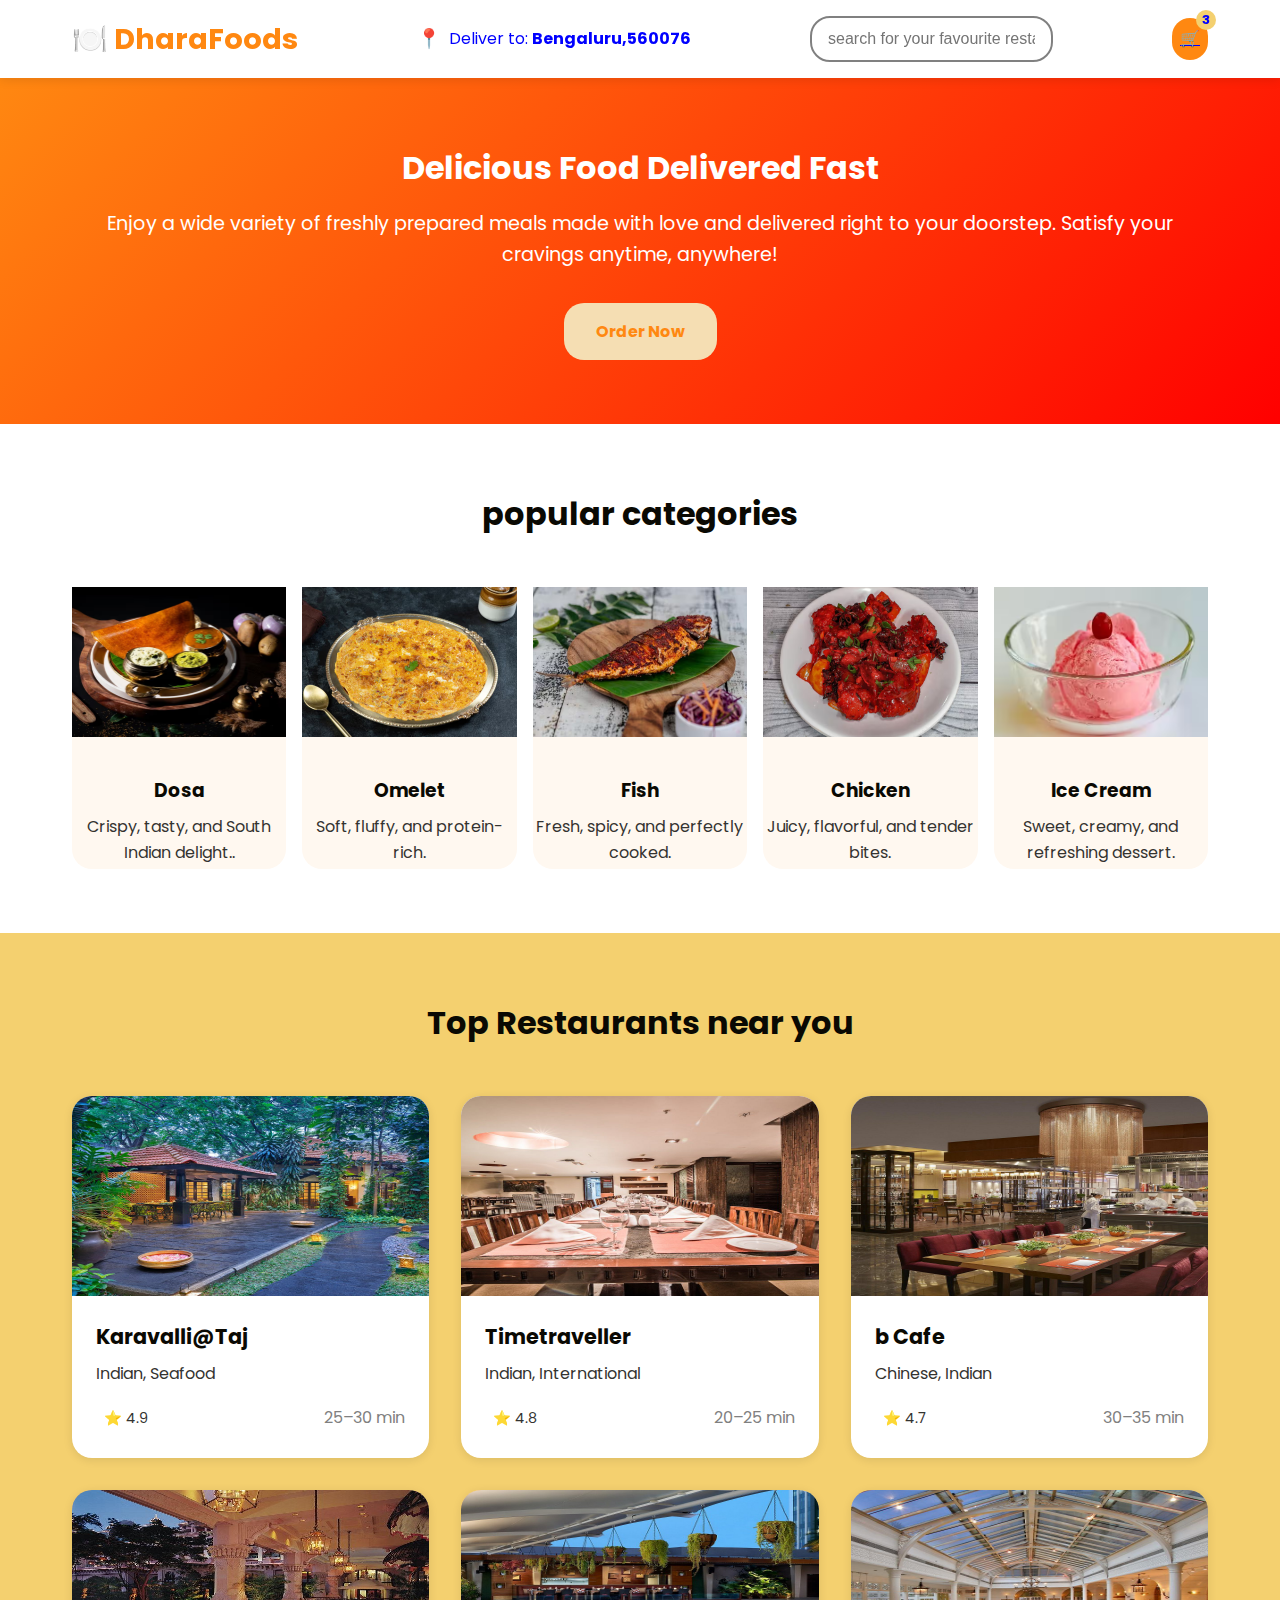
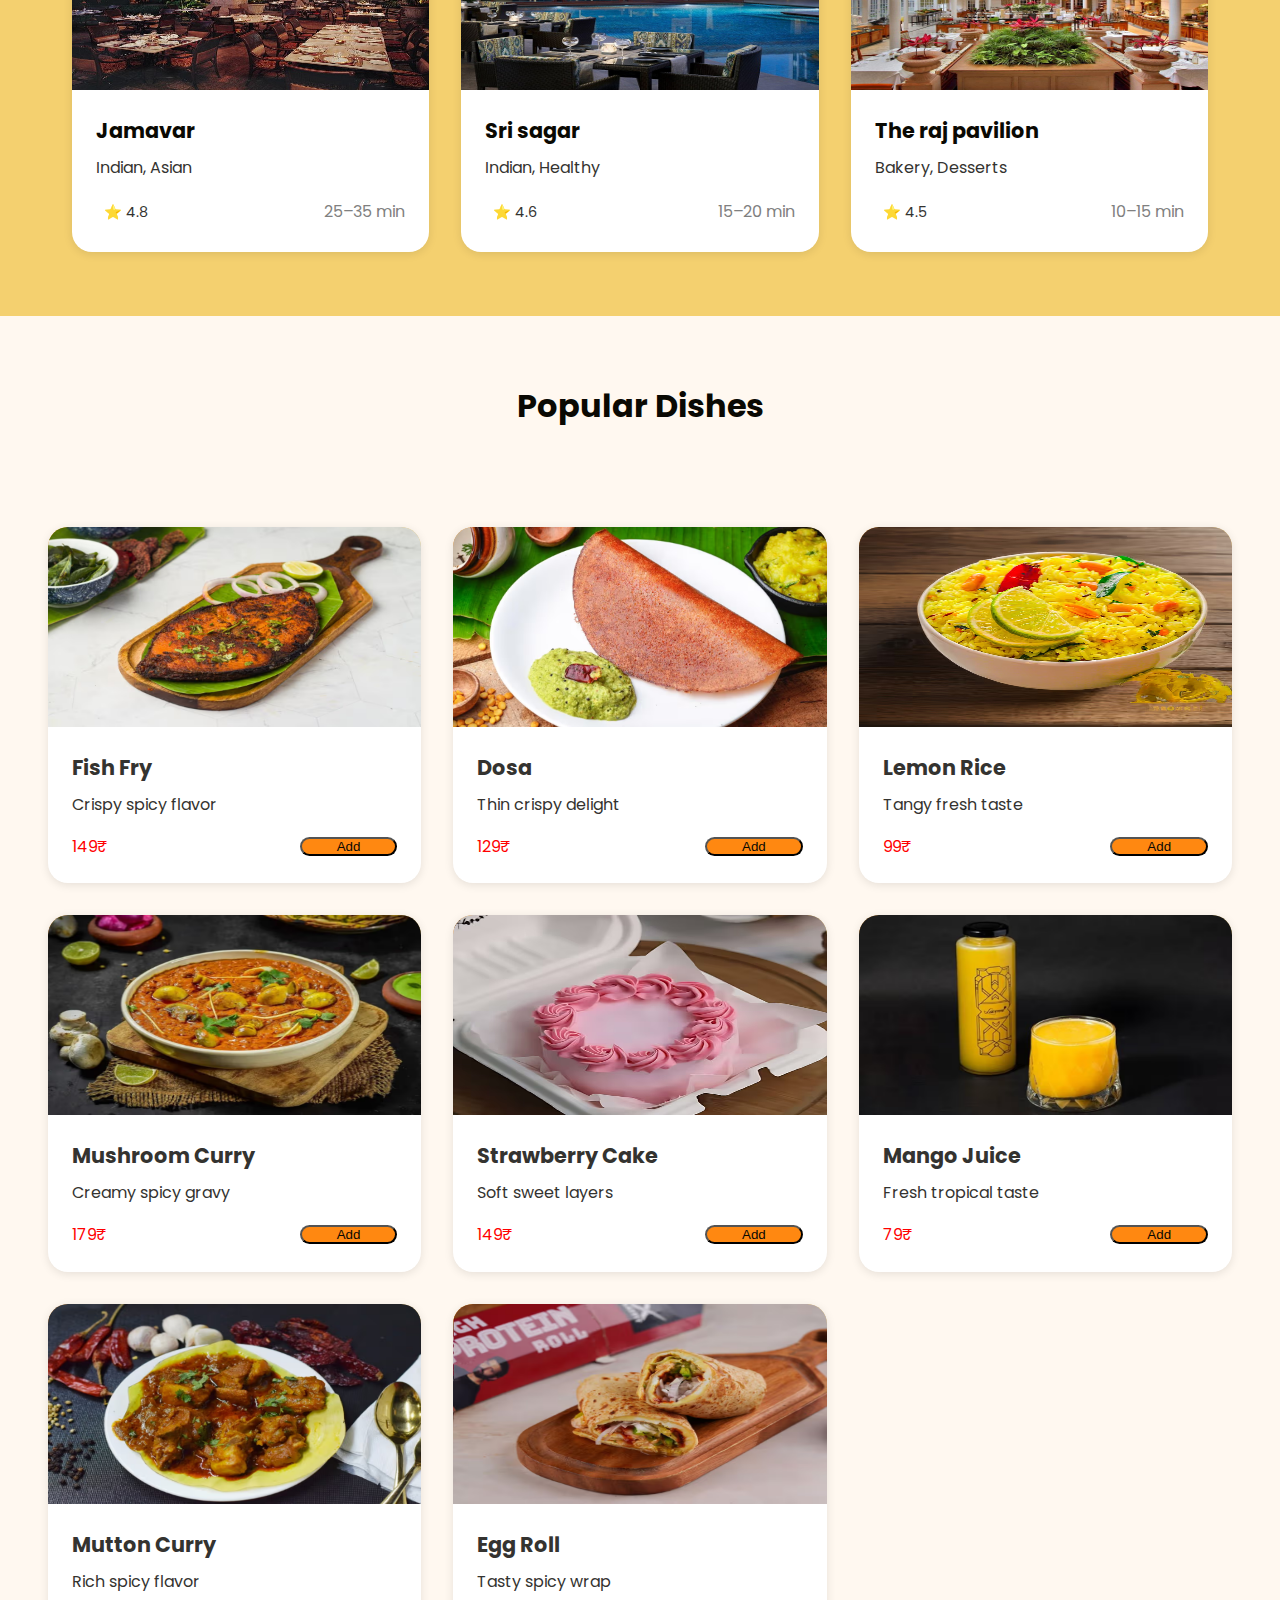
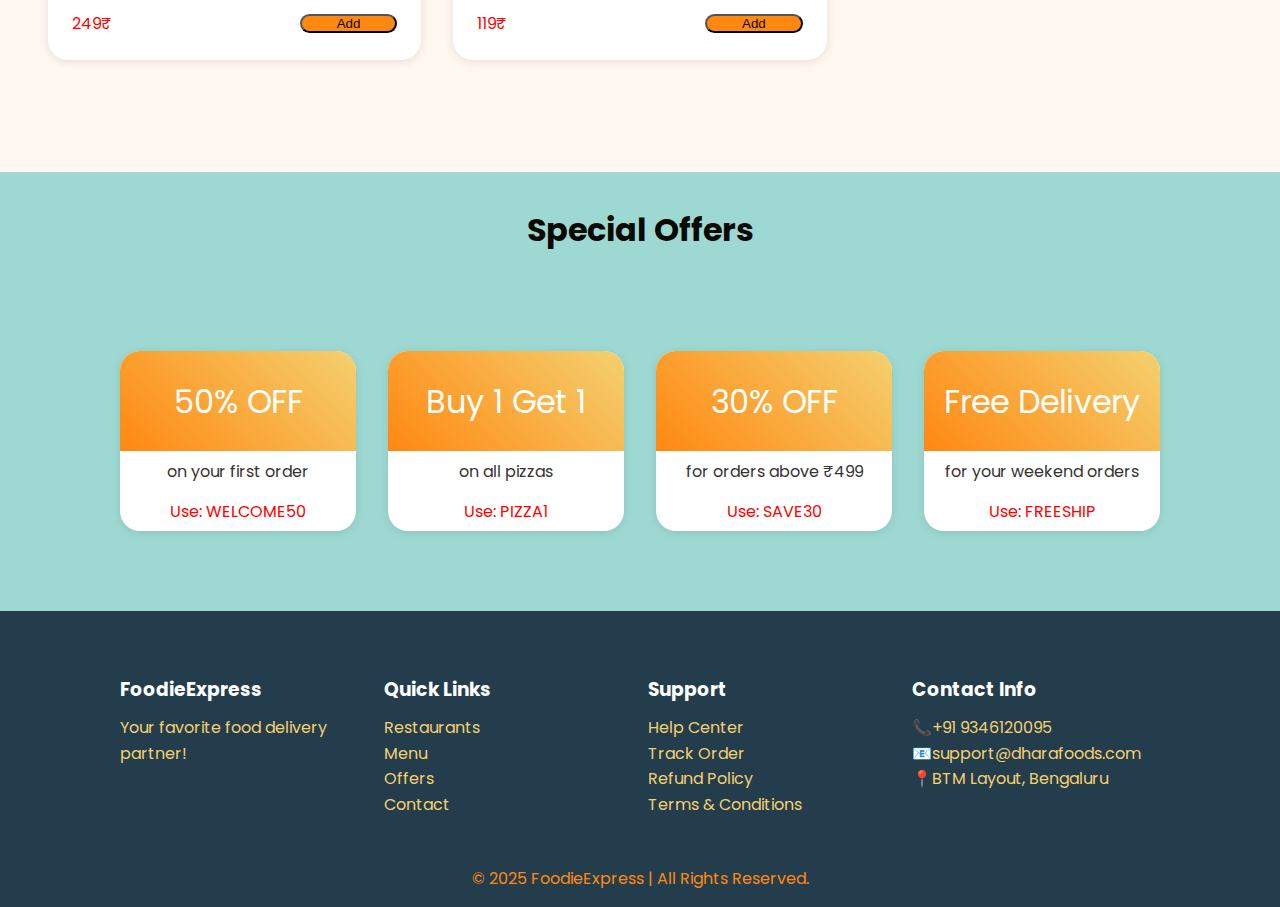
<file: index.html>
<!doctype html>
<html lang="en">
  <head>
    <meta charset="UTF-8" />
    <meta name="viewport" content="width=device-width, initial-scale=1.0" />
    <link rel="stylesheet" href="style.css" />
    <link
      href="https://fonts.googleapis.com/css2?family=Poppins:wght@400;500;600;700&display=swap"
      rel="stylesheet"
    />

    <title>DHARAFOODIEAPPLICATION</title>
  </head>
  <body>
    <header class="header">
      <div class="header-container">
        <div class="logo">🍽️ DharaFoods</div>
        <div class="location">
          <span>Deliver to: <strong>Bengaluru,560076</strong></span>
        </div>
        <div class="serach-container">
          <input
            type="text"
            class="search-input"
            placeholder="search for your favourite restaurants"
          />
        </div>
        <div class="user-actions">
          <a href="#cart" class="cart-icon"
            >🛒
            <span class="cart-count">3</span>
          </a>
        </div>
      </div>
    </header>

    <section class="hero">
      <div class="hero-container">
        <h1>Delicious Food Delivered Fast</h1>
        <p>
          Enjoy a wide variety of freshly prepared meals made with love and
          delivered right to your doorstep. Satisfy your cravings anytime,
          anywhere!
        </p>
        <a href="#restaurants" class="cta-button">Order Now</a>
      </div>
    </section>

    <section>
      <section class="categories">
        <div class="container">
          <h2 class="section-title">popular categories</h2>
          <div class="categories-grid">
            <div class="category-card">
              <div class="category-icon"><img src="dosa.avif" alt="" /></div>
              <h3>Dosa</h3>
              <p>Crispy, tasty, and South Indian delight..</p>
            </div>
            <div class="category-card">
              <div class="category-icon"><img src="omlet.jpeg" alt="" /></div>
              <h3>Omelet</h3>
              <p>Soft, fluffy, and protein-rich.</p>
            </div>
            <div class="category-card">
              <div class="category-icon"><img src="fish.avif" alt="" /></div>
              <h3>Fish</h3>
              <p>Fresh, spicy, and perfectly cooked.</p>
            </div>

            <div class="category-card">
              <div class="category-icon"><img src="chicken.avif" alt="" /></div>
              <h3>Chicken</h3>
              <p>Juicy, flavorful, and tender bites.</p>
            </div>

            <div class="category-card">
              <div class="category-icon">
                <img src="icecream.avif" alt="" />
              </div>
              <h3>Ice Cream</h3>
              <p>Sweet, creamy, and refreshing dessert.</p>
            </div>
          </div>
        </div>
      </section>
    </section>

    <section id="restaurants" class="restaurants">
      <div class="container">
        <h2 class="section-title">Top Restaurants near you</h2>
        <div class="restaurant-grid">
          <div class="restaurant-card">
            <img src="rest1.avif" alt="Pizzeria" class="restaurant-image" />
            <div class="restaurant-info">
              <div class="restaurant-name">Karavalli@Taj</div>
              <div class="restaurant-cuisine">Indian, Seafood</div>
              <div class="restaurant-details">
                <div class="rating">⭐ 4.9</div>
                <div class="delivery-time">25–30 min</div>
              </div>
            </div>
          </div>

          <div class="restaurant-card">
            <img src="rest2.avif" alt="burger" class="restaurant-image" />
            <div class="restaurant-info">
              <div class="restaurant-name">Timetraveller</div>
              <div class="restaurant-cuisine">Indian, International</div>
              <div class="restaurant-details">
                <div class="rating">⭐ 4.8</div>
                <div class="delivery-time">20–25 min</div>
              </div>
            </div>
          </div>

          <div class="restaurant-card">
            <img src="rest3.avif" alt="sushi" class="restaurant-image" />
            <div class="restaurant-info">
              <div class="restaurant-name">b Cafe</div>
              <div class="restaurant-cuisine">Chinese, Indian</div>
              <div class="restaurant-details">
                <div class="rating">⭐ 4.7</div>
                <div class="delivery-time">30–35 min</div>
              </div>
            </div>
          </div>

          <div class="restaurant-card">
            <img src="rest4.avif" alt="biryani" class="restaurant-image" />
            <div class="restaurant-info">
              <div class="restaurant-name">Jamavar</div>
              <div class="restaurant-cuisine">Indian, Asian</div>
              <div class="restaurant-details">
                <div class="rating">⭐ 4.8</div>
                <div class="delivery-time">25–35 min</div>
              </div>
            </div>
          </div>

          <div class="restaurant-card">
            <img src="rest5.avif" alt="dessert" class="restaurant-image" />
            <div class="restaurant-info">
              <div class="restaurant-name">Sri sagar</div>
              <div class="restaurant-cuisine">Indian, Healthy</div>
              <div class="restaurant-details">
                <div class="rating">⭐ 4.6</div>
                <div class="delivery-time">15–20 min</div>
              </div>
            </div>
          </div>

          <div class="restaurant-card">
            <img src="rest6.avif" alt="sweet" class="restaurant-image" />
            <div class="restaurant-info">
              <div class="restaurant-name">The raj pavilion</div>
              <div class="restaurant-cuisine">Bakery, Desserts</div>
              <div class="restaurant-details">
                <div class="rating">⭐ 4.5</div>
                <div class="delivery-time">10–15 min</div>
              </div>
            </div>
          </div>
        </div>
      </div>
    </section>
    <section>
      <div class="container-1">
        <h2 class="section-title">Popular Dishes</h2>

        <div class="menu-grid">
          <div class="menu-item">
            <img
              src="popular1.avif"
              class="menu-image"
              alt="Delicious crispy fish fry"
            />
            <div class="menu-info">
              <div class="menu-name">Fish Fry</div>
              <div class="menu-description">Crispy spicy flavor</div>
              <div class="menu-footer">
                <div class="menu-price">149₹</div>
                <button class="add-button">Add</button>
              </div>
            </div>
          </div>

          <div class="menu-item">
            <img
              src="popular2.avif"
              class="menu-image"
              alt="Golden crispy dosa served hot"
            />
            <div class="menu-info">
              <div class="menu-name">Dosa</div>
              <div class="menu-description">Thin crispy delight</div>
              <div class="menu-footer">
                <div class="menu-price">129₹</div>
                <button class="add-button">Add</button>
              </div>
            </div>
          </div>

          <div class="menu-item">
            <img
              src="popular3.avif"
              class="menu-image"
              alt="Tangy lemon rice with spices"
            />
            <div class="menu-info">
              <div class="menu-name">Lemon Rice</div>
              <div class="menu-description">Tangy fresh taste</div>
              <div class="menu-footer">
                <div class="menu-price">99₹</div>
                <button class="add-button">Add</button>
              </div>
            </div>
          </div>

          <div class="menu-item">
            <img
              src="popular4.avif"
              class="menu-image"
              alt="Creamy mushroom curry in gravy"
            />
            <div class="menu-info">
              <div class="menu-name">Mushroom Curry</div>
              <div class="menu-description">Creamy spicy gravy</div>
              <div class="menu-footer">
                <div class="menu-price">179₹</div>
                <button class="add-button">Add</button>
              </div>
            </div>
          </div>

          <div class="menu-item">
            <img
              src="popular5.avif"
              class="menu-image"
              alt="Soft strawberry cake with cream"
            />
            <div class="menu-info">
              <div class="menu-name">Strawberry Cake</div>
              <div class="menu-description">Soft sweet layers</div>
              <div class="menu-footer">
                <div class="menu-price">149₹</div>
                <button class="add-button">Add</button>
              </div>
            </div>
          </div>

          <div class="menu-item">
            <img
              src="popular6.avif"
              class="menu-image"
              alt="Refreshing chilled mango juice"
            />
            <div class="menu-info">
              <div class="menu-name">Mango Juice</div>
              <div class="menu-description">Fresh tropical taste</div>
              <div class="menu-footer">
                <div class="menu-price">79₹</div>
                <button class="add-button">Add</button>
              </div>
            </div>
          </div>

          <div class="menu-item">
            <img
              src="popular7.avif"
              class="menu-image"
              alt="Spicy mutton curry with gravy"
            />
            <div class="menu-info">
              <div class="menu-name">Mutton Curry</div>
              <div class="menu-description">Rich spicy flavor</div>
              <div class="menu-footer">
                <div class="menu-price">249₹</div>
                <button class="add-button">Add</button>
              </div>
            </div>
          </div>

          <div class="menu-item">
            <img
              src="popular8.avif"
              class="menu-image"
              alt="Tasty egg roll wrapped perfectly"
            />
            <div class="menu-info">
              <div class="menu-name">Egg Roll</div>
              <div class="menu-description">Tasty spicy wrap</div>
              <div class="menu-footer">
                <div class="menu-price">119₹</div>
                <button class="add-button">Add</button>
              </div>
            </div>
          </div>
        </div>
      </div>
    </section>

    <section class="offers">
      <div class="container">
        <h2 class="section-title">Special Offers</h2>
        <div class="offer-grid">
          <div class="offer-card">
            <div class="offer-title">50% OFF</div>
            <div class="offer-description">on your first order</div>
            <div class="offer-code">Use: WELCOME50</div>
          </div>

          <div class="offer-card">
            <div class="offer-title">Buy 1 Get 1</div>
            <div class="offer-description">on all pizzas</div>
            <div class="offer-code">Use: PIZZA1</div>
          </div>

          <div class="offer-card">
            <div class="offer-title">30% OFF</div>
            <div class="offer-description">for orders above ₹499</div>
            <div class="offer-code">Use: SAVE30</div>
          </div>

          <div class="offer-card">
            <div class="offer-title">Free Delivery</div>
            <div class="offer-description">for your weekend orders</div>
            <div class="offer-code">Use: FREESHIP</div>
          </div>
        </div>
      </div>
    </section>

    <footer class="footer">
      <div class="container">
        <div class="footer-content">
          <div class="footer-section">
            <h3>FoodieExpress</h3>
            <p>Your favorite food delivery partner!</p>
          </div>

          <div class="footer-section">
            <h3>Quick Links</h3>
            <ul>
              <li><a href="#restaurants">Restaurants</a></li>
              <li><a href="#menu">Menu</a></li>
              <li><a href="#offers">Offers</a></li>
              <li><a href="#contact">Contact</a></li>
            </ul>
          </div>
          <div class="footer-section">
            <h3>Support</h3>
            <ul>
              <li><a href="#">Help Center</a></li>
              <li><a href="#">Track Order</a></li>
              <li><a href="#">Refund Policy</a></li>
              <li><a href="#">Terms & Conditions</a></li>
            </ul>
          </div>
          <div class="footer-section">
            <h3>Contact Info</h3>
            <p>📞+91 9346120095</p>
            <p>📧support@dharafoods.com</p>
            <p>📍BTM Layout, Bengaluru</p>
          </div>
        </div>
        <div class="footer-bottom">
          <p>© 2025 FoodieExpress | All Rights Reserved.</p>
        </div>
      </div>
    </footer>
  </body>
</html>
</file>
<file: style.css>
* {
  margin: 0px;
  padding: 0px;
  box-sizing: border-box;
}
html {
  scroll-behavior: smooth;
}
:root {
  --primary-color: #ff8811;
  --secondary-color: #f4d06f;
  --third-color: #fff8f0;
  --fourth-color: #9dd9d2;
  --fifth-color: #392f5a;
  --six-color: #00cfc1;
  --text-color: #0a0903;
  --last-color: #233d4d;
  --paragraph-color: #343330;
  --special-color: #ffffff;
  --dark-color: blue;
  --light-color: pink;
  --white: white;
  --gray: gray;
  --shadow: 0 2px 10px rgba(0, 0, 0, 0.1);
  --border-radius: 20px;
}
body {
  font-family: "Poppins", sans-serif;
  line-height: 1.6;
  color: var(--dark-color);
  background-color: #918a8a;
}
header {
  background: var(--special-color);
  box-shadow: var(--shadow);
  position: sticky;
  top: 0;
  z-index: 1000;
}
.header-container {
  max-width: 1200px;
  display: flex;
  margin: 0 auto;
  padding: 1rem 2rem;
  justify-content: space-between;
  align-items: center;
}
.logo {
  font-size: 1.8rem;
  font-weight: bold;
  color: var(--primary-color);
}
.location {
  display: flex;
  align-items: center;
  gap: 0.5rem;
  cursor: pointer;
}
.location::before {
  content: "📍";
  font-size: 1.2rem;
}
.search-container {
  flex: 1;
  max-width: 400px;
  margin: 0 2rem;
  position: relative;
}
.search-input {
  width: 100%;
  padding: 0.75rem 1rem;
  border: 2px solid var(--gray);
  border-radius: var(--border-radius);
  font-size: 1rem;
  transition: border-color 0.7s;
}
.search-input:focus {
  border: 3px solid var(--primary-color);
  outline: none;
}
.user-actions {
  display: flex;
  align-items: center;
  gap: 1rem;
}
.cart-icon {
  opacity: 1;
  position: relative;
  padding: 0.5rem;
  background: var(--primary-color);
  color: var(--dark-color);
  border-radius: var(--border-radius);
  cursor: pointer;
  transition: background-color 0.3s;
}
.cart-icon:hover {
  opacity: 0.8;
}
.cart-count {
  position: absolute;
  top: -8px;
  right: -8px;
  background-color: var(--secondary-color);
  color: var(--dark-color);
  border-radius: 50%;
  width: 20px;
  height: 20px;
  display: flex;
  align-items: center;
  justify-content: center;
  font-size: 0.8rem;
  font-weight: bold;
}
.hero {
  background: linear-gradient(135deg, var(--primary-color), red);
  color: var(--white);
  padding: 4rem 0;
  text-align: center;
}
.hero-container {
  max-width: 1200px;
  padding: 0 2rem;
  margin: 0 auto;
}
.hero-container h1 {
  font-size: 2rem;
  margin-bottom: 1rem;
}
.hero-container p {
  font-size: 1.2rem;
  margin-bottom: 2rem;
}
.cta-button {
  display: inline-block;
  padding: 1rem 2rem;
  background: wheat;
  color: var(--primary-color);
  text-decoration: none;
  border-radius: var(--border-radius);
  font-weight: bold;
  transition: all 0.3s;
}
.cta-button:hover {
  box-shadow: 2px 4px 8px white;
  transition: 0.3s;
}
.categories {
  padding: 4rem 0;
  background: var(--white);
}
.container {
  max-width: 1200px;
  margin: 0 auto;
  padding: 0 2rem;
}
.section-title {
  font-size: 2rem;
  margin-bottom: 3rem;
  text-align: center;
  color: var(--text-color);
}
.categories-grid {
  display: grid;
  gap: 1rem;
  grid-template-columns: repeat(auto-fit, minmax(200px, 1fr));
}
.category-card {
  background: var(--third-color);
  border-radius: var(--border-radius);
  box-sizing: var(--shadow);
  text-align: center;
  cursor: pointer;
  transition: all 0.3s;
}
.category-icon {
  font-size: 3rem;
  margin-bottom: 1rem;
}
.category-icon img {
  width: 100%;
  height: 150px;
  object-fit: cover;
}
.category-card:hover {
  box-shadow: 2px 4px 8px blue;
  transform: translateY(-5px);
}
.category-card h3 {
  margin-bottom: 0.5rem;
  color: var(--text-color);
}
.category-card p {
  margin-bottom: 0.2rem;
  color: var(--paragraph-color);
}
.restaurants {
  padding: 4rem 0;
  background: var(--secondary-color);
}
.restaurant-grid {
  display: grid;
  grid-template-columns: repeat(auto-fit, minmax(300px, 1fr));
  gap: 2rem;
}
.restaurant-card {
  background: var(--white);
  border-radius: var(--border-radius);
  box-shadow: var(--shadow);
  overflow: hidden;
  transition:
    transform 0.3s,
    box-shadow 0.3s;
  cursor: pointer;
}
.restaurant-card:hover {
  transform: translateY(-10px);
  box-shadow: 0 10px 30px rgba(0, 0, 0, 0.15);
}
.restaurant-image {
  width: 100%;
  height: 200px;
  background: linear-gradient(
    45deg,
    var(--primary-color),
    var(--secondary-color)
  );
  display: flex;
  align-items: center;
  justify-content: center;
  font-size: 4rem;
  color: var(--white);
}
.restaurant-info {
  padding: 1.5rem;
}
.restaurant-name {
  font-size: 1.3rem;
  font-weight: bold;
  margin-bottom: 0.5rem;
  color: var(--text-color);
}
.restaurant-cuisine {
  color: var(--paragraph-color);
  margin-bottom: 1rem;
}
.restaurant-details {
  display: flex;
  justify-content: space-between;
  align-items: center;
}
.rating {
  display: flex;
  align-items: center;
  gap: 0.25rem;
  background: var(--success);
  color: var(--paragraph-color);
  padding: 0.25rem 0.5rem;
  border-radius: var(--border-radius);
  font-size: 0.9rem;
}
.delivery-time {
  color: var(--gray);
  font-size:  0.9rem;
}

@keyframes appear {
  from {
    scale: 0.1;
    opacity: 0.1;
  }
  to {
    scale: 1;
    opacity: 1;
  }
}
section {
  animation: appear ease-in-out;
  animation-timeline: view();
  animation-range: entry 0% cover 40%;
}

.container-1 {
  padding: 4rem 0;
  background: var(--third-color);
}
.menu-grid {
  display: grid;
  grid-template-columns: repeat(auto-fit, minmax(300px, 1fr));
  gap: 2rem;
  padding: 3rem;
}
.menu-item {
  background: var(--white);
  border-radius: var(--border-radius);
  box-shadow: var(--shadow);
  overflow: hidden;
  transition:
    transform 0.3s,
    box-shadow 0.3s;
  cursor: pointer;
}
.menu-item:hover {
  transform: translateY(-10px);
  box-shadow: 0 10px 30px rgba(0, 0, 0, 0.15);
}
.menu-image {
  width: 100%;
  height: 200px;
  background: linear-gradient(
    45deg,
    var(--primary-color),
    var(--secondary-color)
  );
  display: flex;
  align-items: center;
  justify-content: center;
  font-size: 4rem;
  color: var(--white);
}
.menu-info {
  padding: 1.5rem;
}
.menu-name {
  font-size: 1.3rem;
  font-weight: bold;
  margin-bottom: 0.5rem;
  color: var(--paragraph-color);
}
.menu-description {
  color: var(--paragraph-color);
  margin-bottom: 1rem;
}
.menu-footer {
  display: flex;
  justify-content: space-between;
  align-items: center;
}
.menu-price {
  font-size: 1rem;
  color: red;
}
.add-button {
  color: var(--text-color);
  font-size:  0.9rem;
  width: 30%;
  border-radius: var(--border-radius);
  cursor: pointer;
  background-color: var(--primary-color);
}

.offers {
  padding: 2rem;
  background: var(--fourth-color);
}
.offer-grid {
  display: grid;
  grid-template-columns: repeat(auto-fit, minmax(230px, 1fr));
  gap: 2rem;
  padding: 3rem;
}
.offer-card {
  background: var(--white);
  border-radius: var(--border-radius);
  box-shadow: var(--shadow);
  overflow: hidden;
  transition:
    transform 0.3s,
    box-shadow 0.3s;
  cursor: pointer;
}
.offer-card:hover {
  transform: translateY(-10px);
  box-shadow: 0 10px 30px rgba(0, 0, 0, 0.15);
}
.offer-title {
  width: 100%;
  height: 100px;
  background: linear-gradient(
    45deg,
    var(--primary-color),
    var(--secondary-color)
  );
  display: flex;
  align-items: center;
  justify-content: center;
  font-size: 2rem;
  color: var(--white);
}
.offer-description {
  width: 100%;
  height: 40px;
  display: flex;
  align-items: center;
  justify-content: center;
  color: var(--paragraph-color);
}
.offer-code {
  width: 100%;
  height: 40px;
  display: flex;
  align-items: center;
  justify-content: center;
  color: red;
}

.footer {
  padding: 1rem;
  background: var(--last-color);
}
.footer-content {
  display: grid;
  grid-template-columns: repeat(auto-fit, minmax(150px, 1fr));
  gap: 1rem;
  padding: 3rem;
}
.footer-section ul {
  list-style-type: none;
  margin: 0px;
  padding: 0px;
}
.footer-section ul li a {
  text-decoration: none;
  color: var(--secondary-color);
}
.footer-section h3 {
  padding-bottom: 10px;
  color: var(--special-color);
}
.footer-section p {
  color: var(--secondary-color);
}
.footer-bottom p {
  display: flex;
  align-items: center;
  justify-content: center;
  color: var(--primary-color);
}
@media (max-width: 800px) {
  .header-container {
    flex-direction: column;
    gap: 1.2rem;
  }
  .hero h1 {
    font-size: 2rem;
  }
  .hero p {
    font-size: 1rem;
  }
  .hero .cta-button {
    padding: 0.5rem 1rem;
    font-size: 0.7rem;
  }
}
@media (max-width: 412px) {
  .header-container .logo {
    font-size: 2.5rem;
  }
}
</file>
